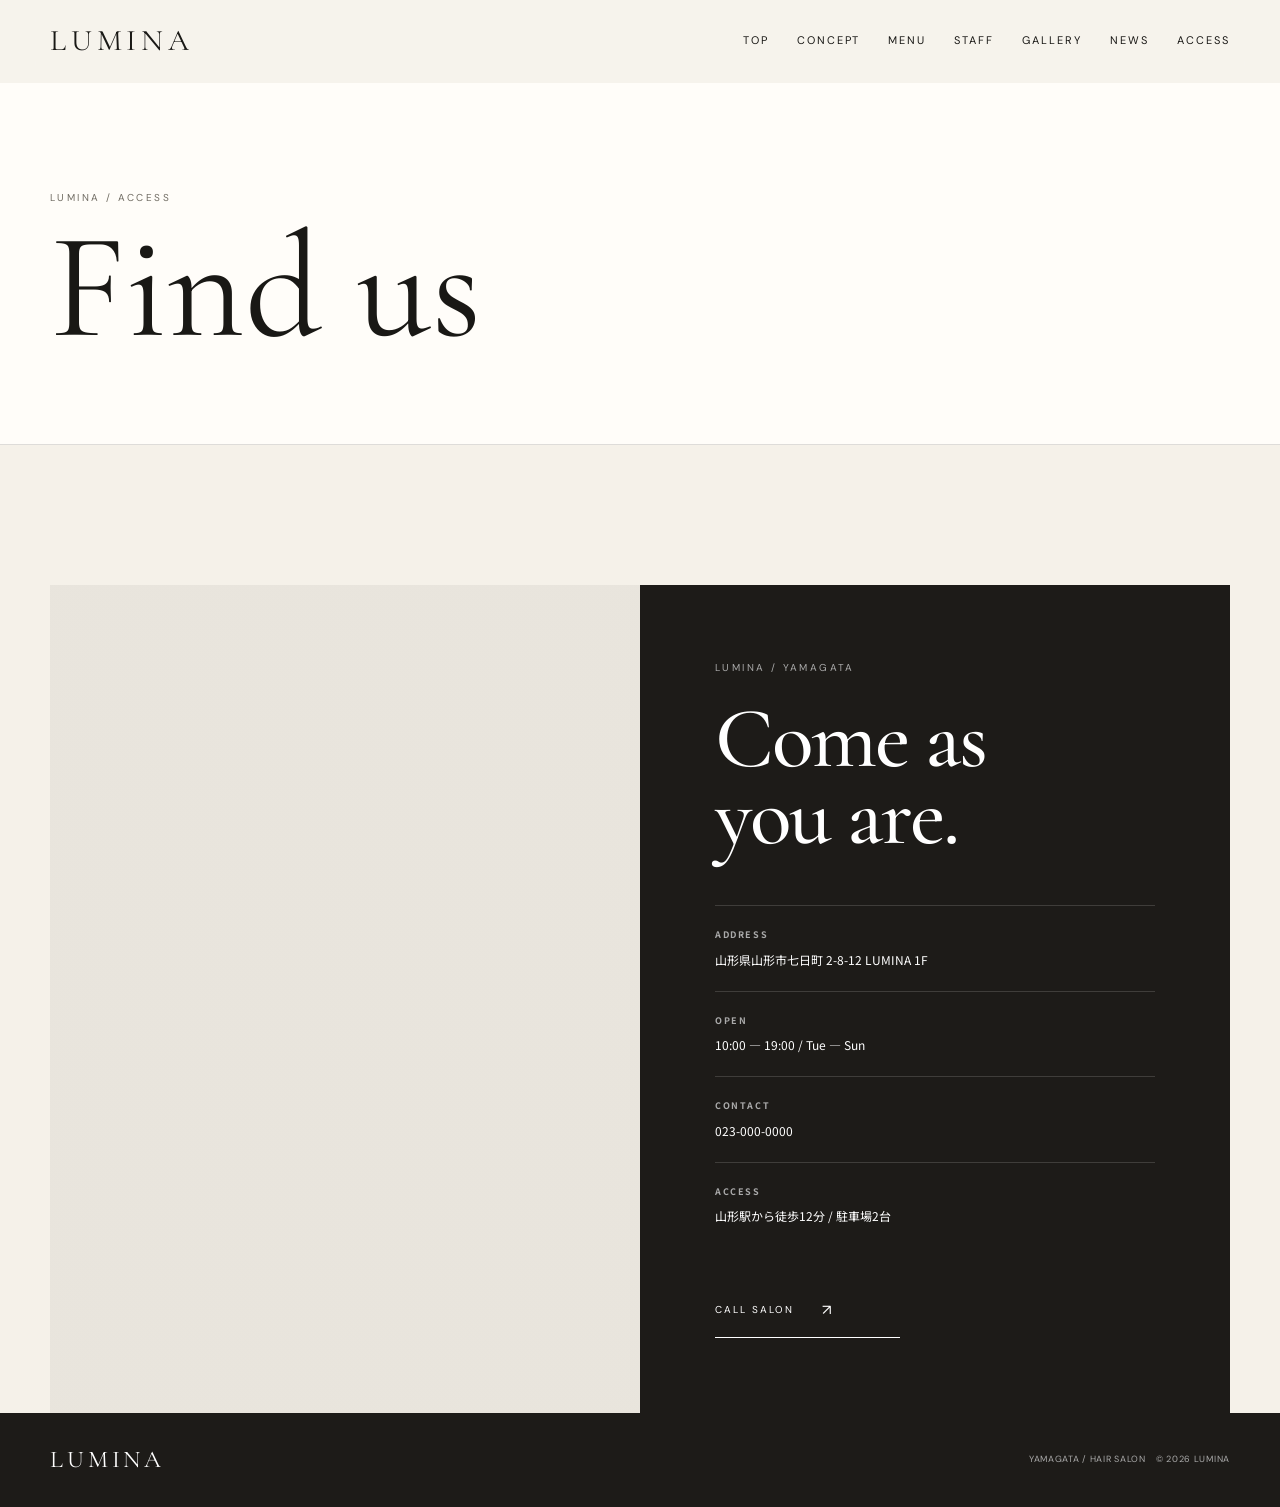
<file: access.html>
<!doctype html>
<html lang="ja">

<head>
    <meta charset="utf-8">
    <meta name="viewport" content="width=device-width,initial-scale=1">
    <meta name="description" content="LUMINA — 山形の小さなヘアサロン。髪と暮らしに寄り添う、静かな美容室。">
    <meta property="og:title" content="LUMINA hair salon">
    <meta property="og:description" content="Small salon, beautiful moments.">
    <meta property="og:type" content="website">
    <meta name="theme-color" content="#f5f1e9">
    <link rel="stylesheet" href="css/reset.css">
    <link rel="stylesheet" href="css/style.css">
    <title>ACCESS — LUMINA hair salon</title>
</head>

<body>
    <header class="header">
        <div class="container nav"><a class="logo" href="index.html">LUMINA</a><button class="menu-btn"
                aria-label="メニュー"><span></span></button>
            <nav class="nav-links"><a href="index.html">TOP</a><a href="concept.html">CONCEPT</a><a
                    href="menu.html">MENU</a><a href="staff.html">STAFF</a><a href="gallery.html">GALLERY</a><a
                    href="news.html">NEWS</a><a href="access.html">ACCESS</a></nav>
        </div>
    </header>
    <main>
        <section class="page-hero">
            <div class="container reveal">
                <p class="eyebrow">LUMINA / ACCESS</p>
                <h1 class="page-title">Find us</h1>
            </div>
        </section>
        <section class="section" style="padding-bottom:0">
            <div class="container">
                <div class="access-grid">
                    <div class="map reveal"></div>
                    <div class="access-copy reveal delay-1">
                        <p class="eyebrow" style="color:#aaa">LUMINA / YAMAGATA</p>
                        <h2 class="title" style="margin:25px 0 50px">Come as<br>you are.</h2>
                        <div class="detail"><strong>ADDRESS</strong>山形県山形市七日町 2-8-12 LUMINA 1F</div>
                        <div class="detail"><strong>OPEN</strong>10:00 — 19:00 / Tue — Sun</div>
                        <div class="detail"><strong>CONTACT</strong>023-000-0000</div>
                        <div class="detail"><strong>ACCESS</strong>山形駅から徒歩12分 / 駐車場2台</div><a class="btn"
                            href="tel:0230000000" style="margin-top:35px">Call salon</a>
                    </div>
                </div>
            </div>
        </section>
    </main>
    <footer>
        <div class="container footer-inner"><span class="logo">LUMINA</span><span>YAMAGATA / HAIR SALON　© <span
                    data-year></span> LUMINA</span></div>
    </footer>
    <script src="js/main.js"></script>
</body>

</html>
</file>
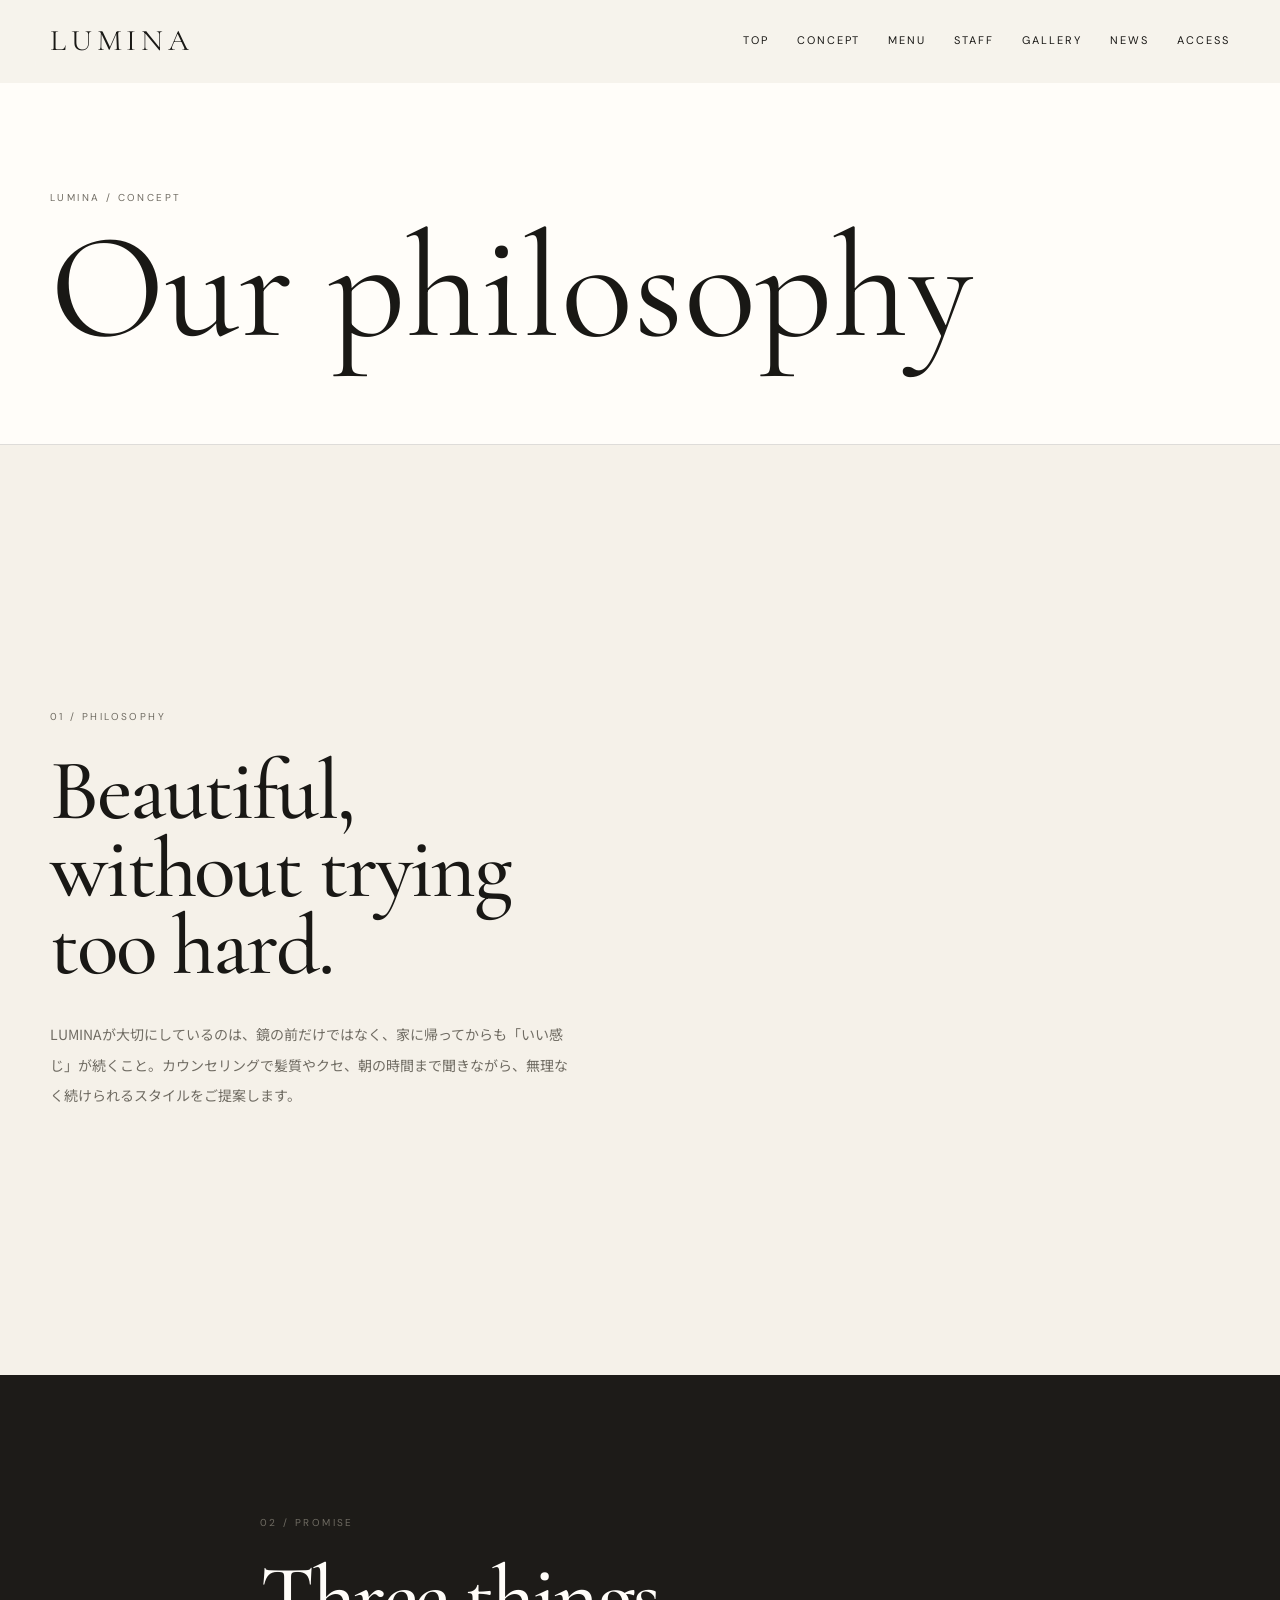
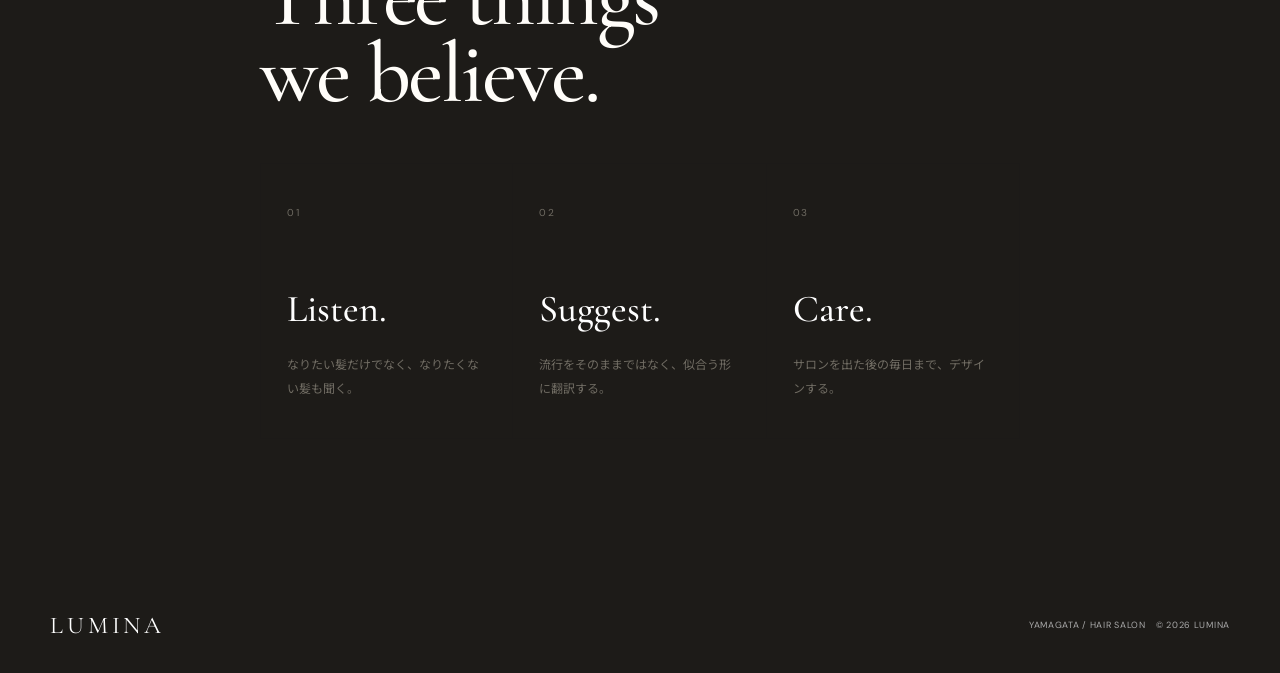
<file: concept.html>
<!doctype html>
<html lang="ja">

<head>
    <meta charset="utf-8">
    <meta name="viewport" content="width=device-width,initial-scale=1">
    <meta name="description" content="LUMINA — 山形の小さなヘアサロン。髪と暮らしに寄り添う、静かな美容室。">
    <meta property="og:title" content="LUMINA hair salon">
    <meta property="og:description" content="Small salon, beautiful moments.">
    <meta property="og:type" content="website">
    <meta name="theme-color" content="#f5f1e9">
    <link rel="stylesheet" href="css/reset.css">
    <link rel="stylesheet" href="css/style.css">
    <title>CONCEPT — LUMINA hair salon</title>
</head>

<body>
    <header class="header">
        <div class="container nav"><a class="logo" href="index.html">LUMINA</a><button class="menu-btn"
                aria-label="メニュー"><span></span></button>
            <nav class="nav-links"><a href="index.html">TOP</a><a href="concept.html">CONCEPT</a><a
                    href="menu.html">MENU</a><a href="staff.html">STAFF</a><a href="gallery.html">GALLERY</a><a
                    href="news.html">NEWS</a><a href="access.html">ACCESS</a></nav>
        </div>
    </header>
    <main>
        <section class="page-hero">
            <div class="container reveal">
                <p class="eyebrow">LUMINA / CONCEPT</p>
                <h1 class="page-title">Our philosophy</h1>
            </div>
        </section>
        <section class="section">
            <div class="container split">
                <div class="text-column reveal">
                    <p class="eyebrow">01 / Philosophy</p>
                    <h2 class="title" style="margin:28px 0 34px">Beautiful,<br>without trying too hard.</h2>
                    <p class="lead">
                        LUMINAが大切にしているのは、鏡の前だけではなく、家に帰ってからも「いい感じ」が続くこと。カウンセリングで髪質やクセ、朝の時間まで聞きながら、無理なく続けられるスタイルをご提案します。
                    </p>
                </div>
                <div class="editorial-img img-2 reveal delay-1"></div>
            </div>
        </section>
        <section class="section section-dark">
            <div class="container narrow reveal">
                <p class="eyebrow">02 / Promise</p>
                <h2 class="title" style="margin:28px 0 50px">Three things<br>we believe.</h2>
                <div class="cards">
                    <article class="card"><span class="card-num">01</span>
                        <h3>Listen.</h3>
                        <p>なりたい髪だけでなく、なりたくない髪も聞く。</p>
                    </article>
                    <article class="card"><span class="card-num">02</span>
                        <h3>Suggest.</h3>
                        <p>流行をそのままではなく、似合う形に翻訳する。</p>
                    </article>
                    <article class="card"><span class="card-num">03</span>
                        <h3>Care.</h3>
                        <p>サロンを出た後の毎日まで、デザインする。</p>
                    </article>
                </div>
            </div>
        </section>
    </main>
    <footer>
        <div class="container footer-inner"><span class="logo">LUMINA</span><span>YAMAGATA / HAIR SALON　© <span
                    data-year></span> LUMINA</span></div>
    </footer>
    <script src="js/main.js"></script>
</body>

</html>
</file>
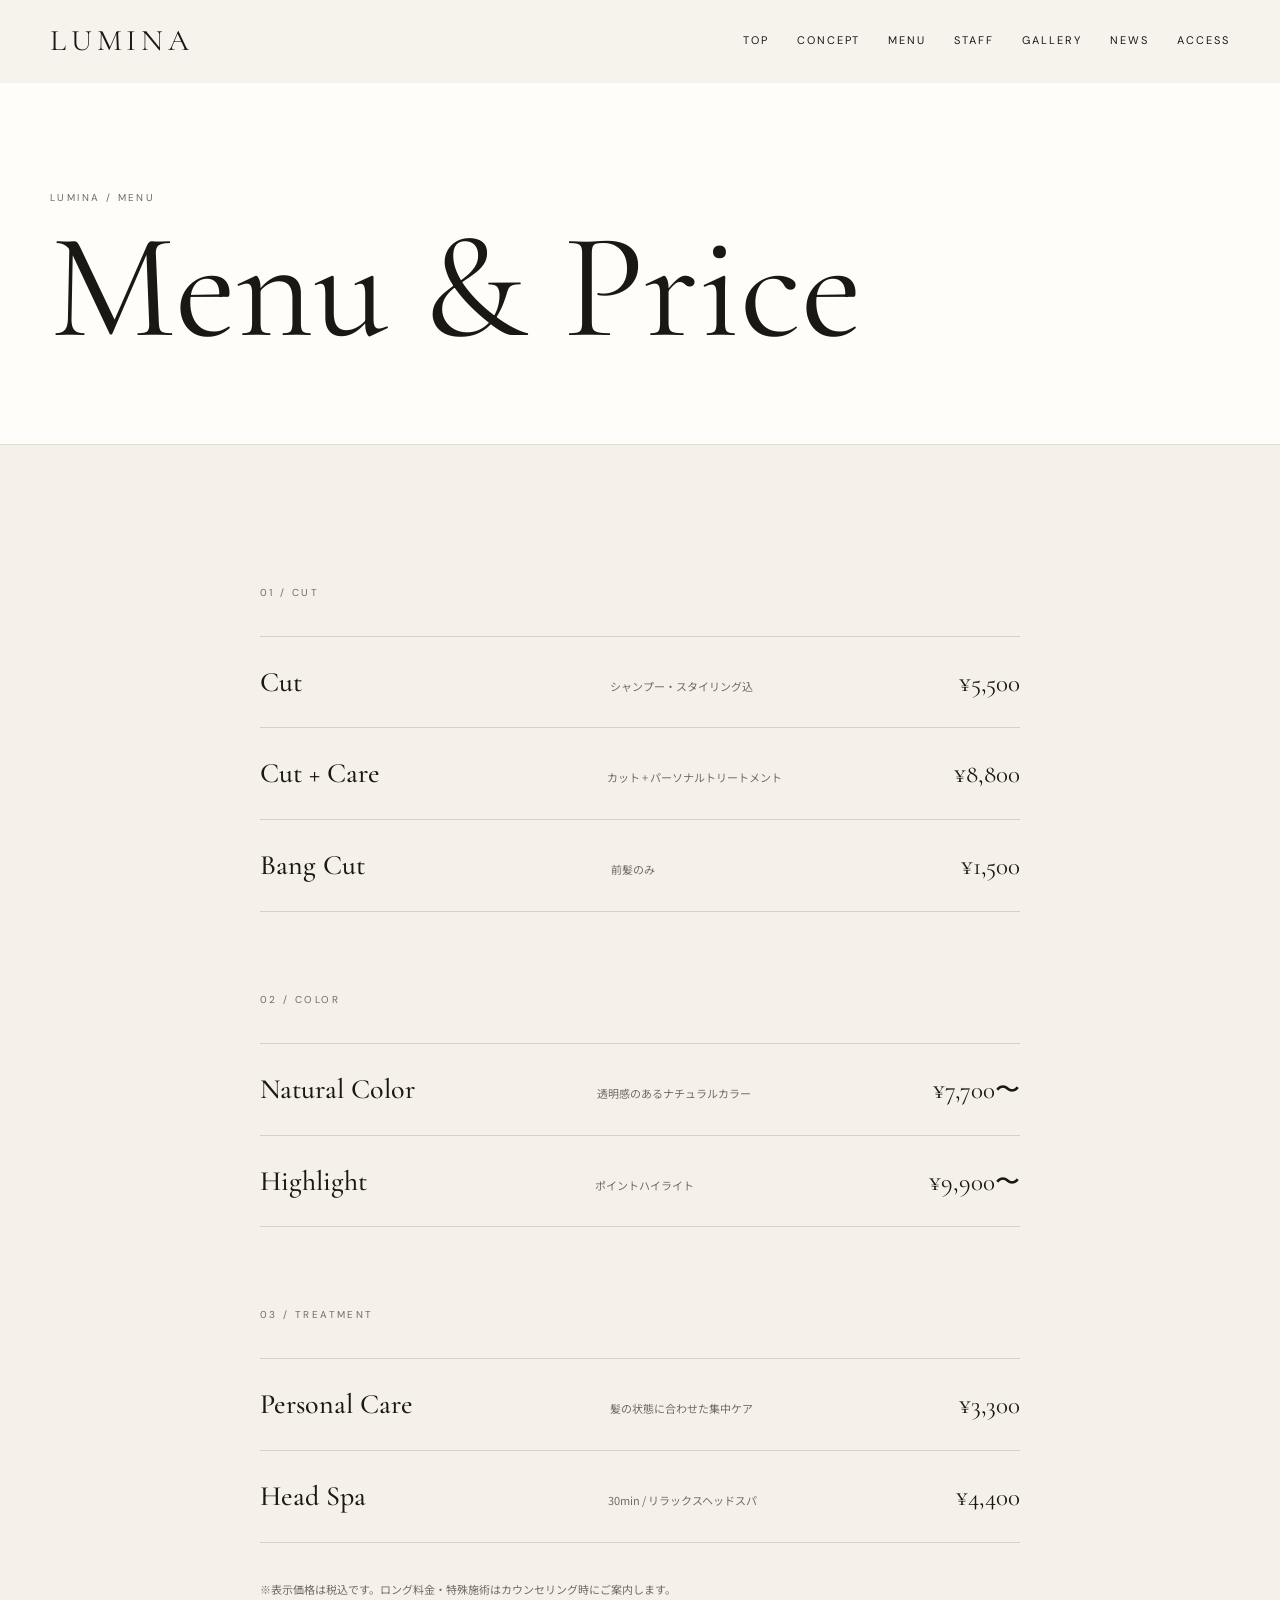
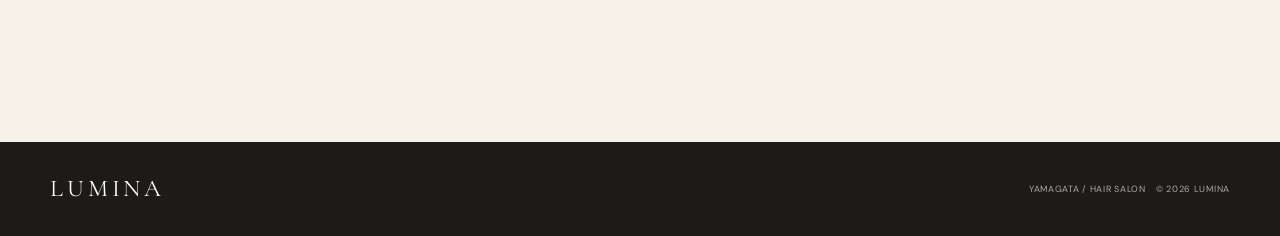
<file: menu.html>
<!doctype html>
<html lang="ja">

<head>
    <meta charset="utf-8">
    <meta name="viewport" content="width=device-width,initial-scale=1">
    <meta name="description" content="LUMINA — 山形の小さなヘアサロン。髪と暮らしに寄り添う、静かな美容室。">
    <meta property="og:title" content="LUMINA hair salon">
    <meta property="og:description" content="Small salon, beautiful moments.">
    <meta property="og:type" content="website">
    <meta name="theme-color" content="#f5f1e9">
    <link rel="stylesheet" href="css/reset.css">
    <link rel="stylesheet" href="css/style.css">
    <title>MENU — LUMINA hair salon</title>
</head>

<body>
    <header class="header">
        <div class="container nav"><a class="logo" href="index.html">LUMINA</a><button class="menu-btn"
                aria-label="メニュー"><span></span></button>
            <nav class="nav-links"><a href="index.html">TOP</a><a href="concept.html">CONCEPT</a><a
                    href="menu.html">MENU</a><a href="staff.html">STAFF</a><a href="gallery.html">GALLERY</a><a
                    href="news.html">NEWS</a><a href="access.html">ACCESS</a></nav>
        </div>
    </header>
    <main>
        <section class="page-hero">
            <div class="container reveal">
                <p class="eyebrow">LUMINA / MENU</p>
                <h1 class="page-title">Menu & Price</h1>
            </div>
        </section>
        <section class="section">
            <div class="container narrow reveal">
                <p class="eyebrow">01 / Cut</p>
                <div class="price-list" style="margin-top:35px">
                    <div class="price-row">
                        <h3>Cut</h3>
                        <p>シャンプー・スタイリング込</p><span class="price">¥5,500</span>
                    </div>
                    <div class="price-row">
                        <h3>Cut + Care</h3>
                        <p>カット + パーソナルトリートメント</p><span class="price">¥8,800</span>
                    </div>
                    <div class="price-row">
                        <h3>Bang Cut</h3>
                        <p>前髪のみ</p><span class="price">¥1,500</span>
                    </div>
                </div>
                <p class="eyebrow" style="margin-top:80px">02 / Color</p>
                <div class="price-list" style="margin-top:35px">
                    <div class="price-row">
                        <h3>Natural Color</h3>
                        <p>透明感のあるナチュラルカラー</p><span class="price">¥7,700〜</span>
                    </div>
                    <div class="price-row">
                        <h3>Highlight</h3>
                        <p>ポイントハイライト</p><span class="price">¥9,900〜</span>
                    </div>
                </div>
                <p class="eyebrow" style="margin-top:80px">03 / Treatment</p>
                <div class="price-list" style="margin-top:35px">
                    <div class="price-row">
                        <h3>Personal Care</h3>
                        <p>髪の状態に合わせた集中ケア</p><span class="price">¥3,300</span>
                    </div>
                    <div class="price-row">
                        <h3>Head Spa</h3>
                        <p>30min / リラックスヘッドスパ</p><span class="price">¥4,400</span>
                    </div>
                </div>
                <p class="lead" style="margin-top:35px;font-size:11px">※表示価格は税込です。ロング料金・特殊施術はカウンセリング時にご案内します。</p>
            </div>
        </section>
    </main>
    <footer>
        <div class="container footer-inner"><span class="logo">LUMINA</span><span>YAMAGATA / HAIR SALON　© <span
                    data-year></span> LUMINA</span></div>
    </footer>
    <script src="js/main.js"></script>
</body>

</html>
</file>
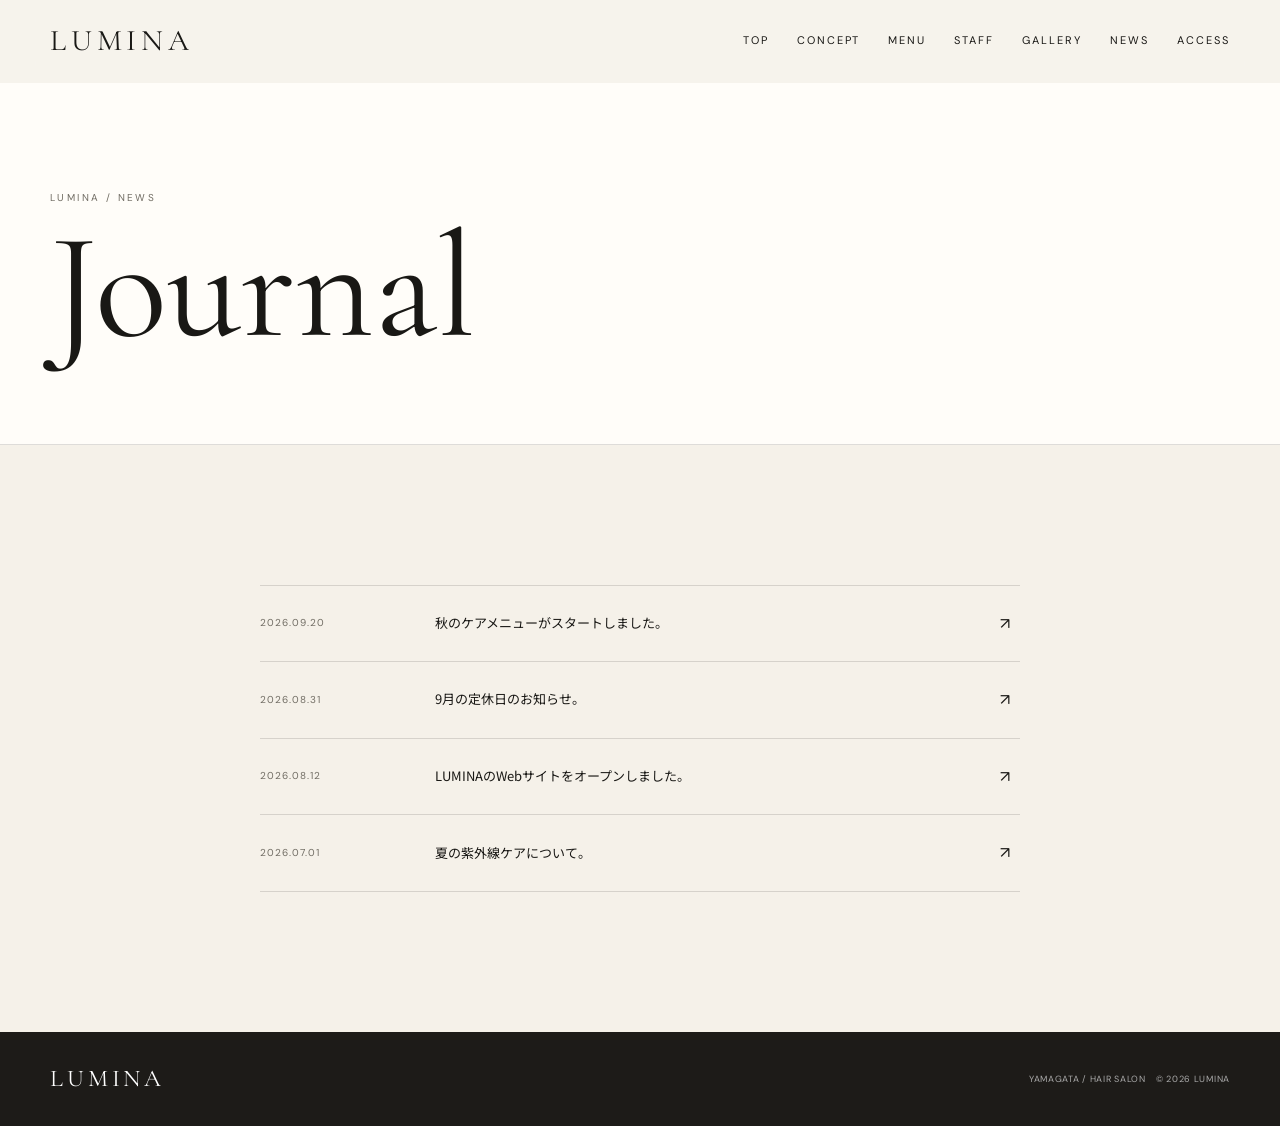
<file: news.html>
<!doctype html>
<html lang="ja">

<head>
    <meta charset="utf-8">
    <meta name="viewport" content="width=device-width,initial-scale=1">
    <meta name="description" content="LUMINA — 山形の小さなヘアサロン。髪と暮らしに寄り添う、静かな美容室。">
    <meta property="og:title" content="LUMINA hair salon">
    <meta property="og:description" content="Small salon, beautiful moments.">
    <meta property="og:type" content="website">
    <meta name="theme-color" content="#f5f1e9">
    <link rel="stylesheet" href="css/reset.css">
    <link rel="stylesheet" href="css/style.css">
    <title>NEWS — LUMINA hair salon</title>
</head>

<body>
    <header class="header">
        <div class="container nav">
            <a class="logo" href="index.html">LUMINA</a>
            <button class="menu-btn" aria-label="メニュー"><span></span></button>
            <nav class="nav-links">
                <a href="index.html">TOP</a>
                <a href="concept.html">CONCEPT</a>
                <a href="menu.html">MENU</a>
                <a href="staff.html">STAFF</a>
                <a href="gallery.html">GALLERY</a>
                <a href="news.html">NEWS</a>
                <a href="access.html">ACCESS</a>
            </nav>
        </div>
    </header>
    <main>
        <section class="page-hero">
            <div class="container reveal">
                <p class="eyebrow">LUMINA / NEWS</p>
                <h1 class="page-title">Journal</h1>
            </div>
        </section>
        <section class="section">
            <div class="container narrow reveal">
                <div class="news-list">
                    <a class="news-item" href="#" 
                        data-date="2026.09.20" 
                        data-title="秋のケアメニューがスタートしました。" 
                        data-content="今年の秋は、夏の紫外線でダメージを受けた髪と頭皮を集中ケアする新メニューをご用意しました。ぜひお試しください。">
                        <time class="news-date">2026.09.20</time>
                        <span class="news-title">秋のケアメニューがスタートしました。</span>
                        <span class="news-arrow">↗</span>
                    </a>

                    <a class="news-item" href="#" 
                        data-date="2026.08.31" 
                        data-title="9月の定休日のお知らせ。" 
                        data-content="平素は格別のご愛顧を賜り、厚く御礼申し上げます。9月の定休日は毎週月曜日および第3火曜日となります。">
                        <time class="news-date">2026.08.31</time>
                        <span class="news-title">9月の定休日のお知らせ。</span>
                        <span class="news-arrow">↗</span>
                    </a>

                    <a class="news-item" href="#" 
                        data-date="2026.08.12" 
                        data-title="LUMINAのWebサイトをオープンしました。" 
                        data-content="この度、LUMINAの公式Webサイトをオープンいたしました。サロンの情報やスタイル、ニュースなどを随時発信してまいります。">
                        <time class="news-date">2026.08.12</time>
                        <span class="news-title">LUMINAのWebサイトをオープンしました。</span>
                        <span class="news-arrow">↗</span>
                    </a>

                    <a class="news-item" href="#" 
                        data-date="2026.07.01" 
                        data-title="夏の紫外線ケアについて。" 
                        data-content="夏場は強い紫外線によって髪や頭皮が大きなダメージを受けます。サロンでのトリートメントや日傘・帽子での対策をおすすめします。">
                        <time class="news-date">2026.07.01</time>
                        <span class="news-title">夏の紫外線ケアについて。</span>
                        <span class="news-arrow">↗</span>
                    </a>
                </div>

                <!-- ポップアップ（モーダル）のHTML -->
                <div id="news-modal" class="modal">
                <div class="modal-content">
                    <button id="modal-close" class="modal-close">&times;</button>
                    <time id="modal-date" class="modal-date"></time>
                    <h2 id="modal-title" class="modal-title"></h2>
                    <div id="modal-body" class="modal-body"></div>
                </div>
                </div>
            </div>
        </section>
    </main>
    <footer>
        <div class="container footer-inner"><span class="logo">LUMINA</span><span>YAMAGATA / HAIR SALON　© <span
                    data-year></span> LUMINA</span></div>
    </footer>
    <script src="js/main.js">
        
    </script>
</body>

</html>
</file>
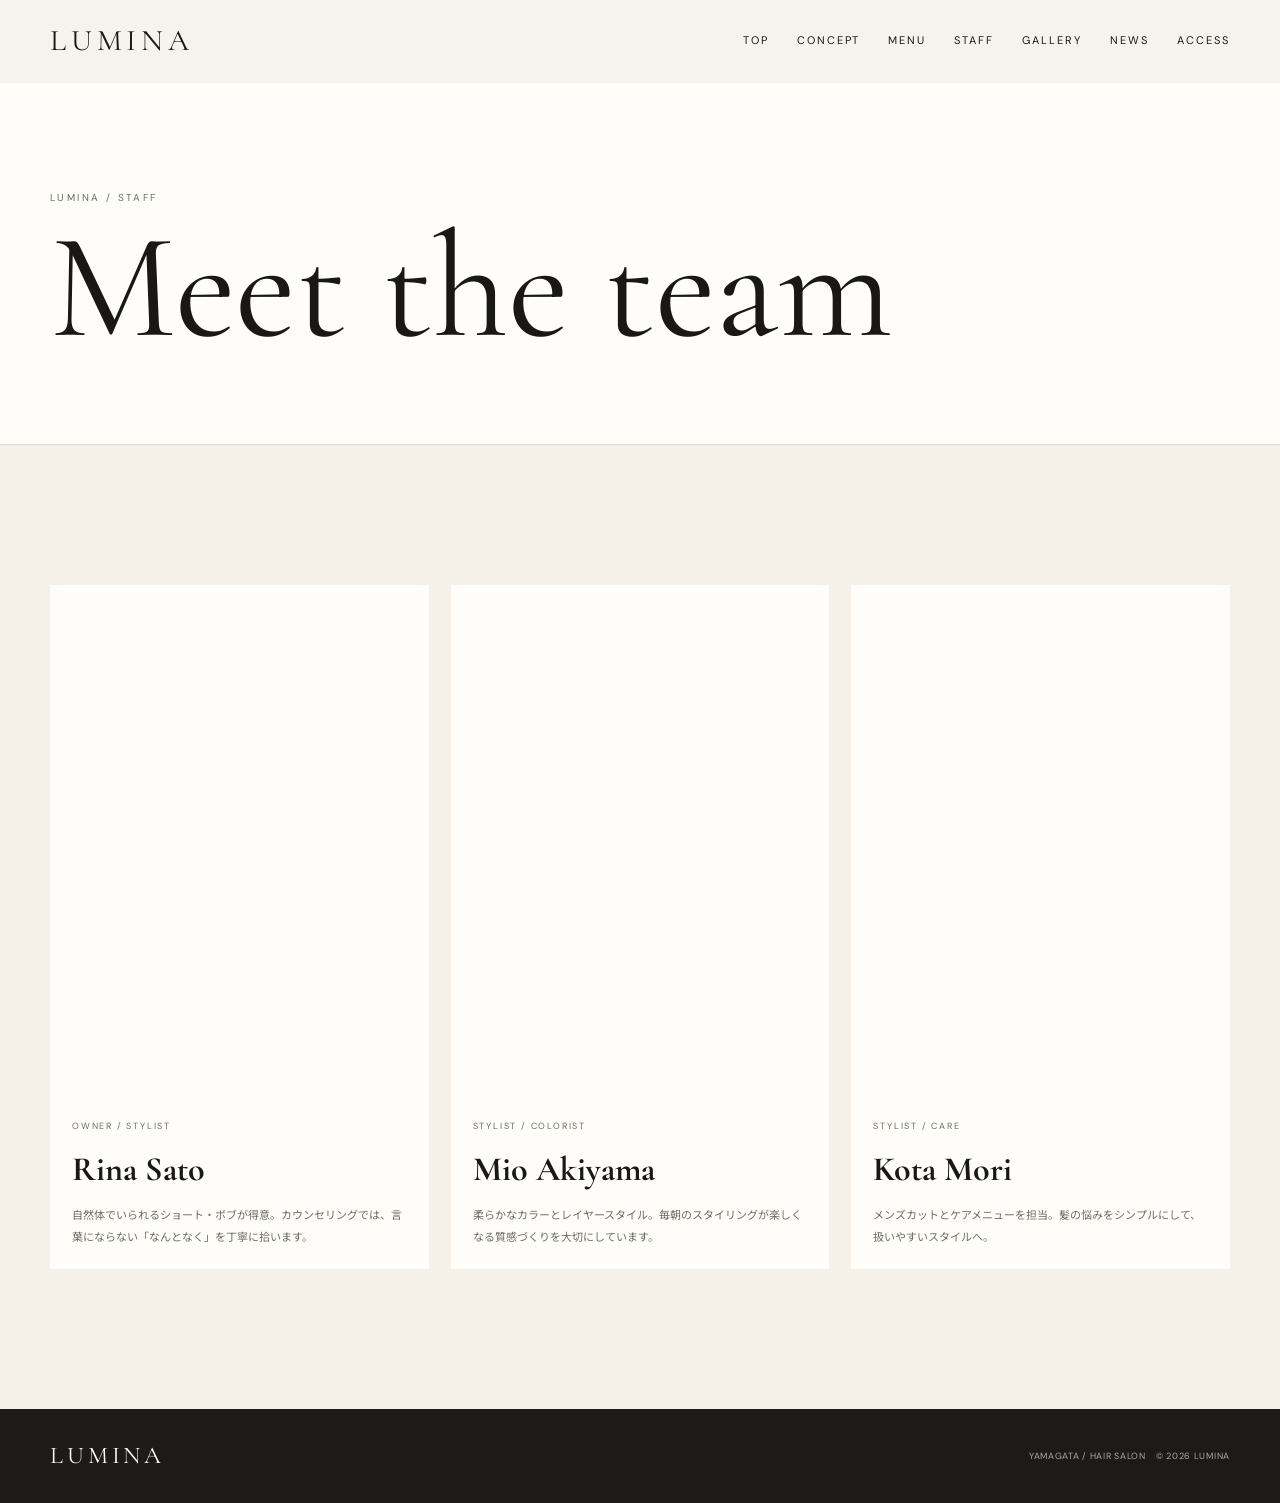
<file: staff.html>
<!doctype html>
<html lang="ja">

<head>
    <meta charset="utf-8">
    <meta name="viewport" content="width=device-width,initial-scale=1">
    <meta name="description" content="LUMINA — 山形の小さなヘアサロン。髪と暮らしに寄り添う、静かな美容室。">
    <meta property="og:title" content="LUMINA hair salon">
    <meta property="og:description" content="Small salon, beautiful moments.">
    <meta property="og:type" content="website">
    <meta name="theme-color" content="#f5f1e9">
    <link rel="stylesheet" href="css/reset.css">
    <link rel="stylesheet" href="css/style.css">
    <title>STAFF — LUMINA hair salon</title>
</head>

<body>
    <header class="header">
        <div class="container nav"><a class="logo" href="index.html">LUMINA</a><button class="menu-btn"
                aria-label="メニュー"><span></span></button>
            <nav class="nav-links"><a href="index.html">TOP</a><a href="concept.html">CONCEPT</a><a
                    href="menu.html">MENU</a><a href="staff.html">STAFF</a><a href="gallery.html">GALLERY</a><a
                    href="news.html">NEWS</a><a href="access.html">ACCESS</a></nav>
        </div>
    </header>
    <main>
        <section class="page-hero">
            <div class="container reveal">
                <p class="eyebrow">LUMINA / STAFF</p>
                <h1 class="page-title">Meet the team</h1>
            </div>
        </section>
        <section class="section">
            <div class="container">
                <div class="staff-grid">
                    <article class="staff-card reveal">
                        <div class="staff-photo"
                            style="background-image:url('https://images.unsplash.com/photo-1595152772835-219674b2a8a6?auto=format&fit=crop&w=900&q=85')">
                        </div>
                        <div class="staff-info"><span class="staff-role">OWNER / STYLIST</span>
                            <h3 class="staff-name">Rina Sato</h3>
                            <p class="staff-copy">自然体でいられるショート・ボブが得意。カウンセリングでは、言葉にならない「なんとなく」を丁寧に拾います。</p>
                        </div>
                    </article>
                    <article class="staff-card reveal delay-1">
                        <div class="staff-photo"
                            style="background-image:url('https://images.unsplash.com/photo-1616683693504-3ea7e9ad6fec?auto=format&fit=crop&w=900&q=85')">
                        </div>
                        <div class="staff-info"><span class="staff-role">STYLIST / COLORIST</span>
                            <h3 class="staff-name">Mio Akiyama</h3>
                            <p class="staff-copy">柔らかなカラーとレイヤースタイル。毎朝のスタイリングが楽しくなる質感づくりを大切にしています。</p>
                        </div>
                    </article>
                    <article class="staff-card reveal delay-2">
                        <div class="staff-photo"
                            style="background-image:url('https://images.unsplash.com/photo-1560250097-0b93528c311a?auto=format&fit=crop&w=900&q=85')">
                        </div>
                        <div class="staff-info"><span class="staff-role">STYLIST / CARE</span>
                            <h3 class="staff-name">Kota Mori</h3>
                            <p class="staff-copy">メンズカットとケアメニューを担当。髪の悩みをシンプルにして、扱いやすいスタイルへ。</p>
                        </div>
                    </article>
                </div>
            </div>
        </section>
    </main>
    <footer>
        <div class="container footer-inner"><span class="logo">LUMINA</span><span>YAMAGATA / HAIR SALON　© <span
                    data-year></span> LUMINA</span></div>
    </footer>
    <script src="js/main.js"></script>
</body>

</html>
</file>
<file: css/style.css>
@import url('https://fonts.googleapis.com/css2?family=Cormorant+Garamond:wght@400;500;600;700&family=DM+Sans:wght@400;500;600&family=Noto+Sans+JP:wght@400;500;700&display=swap');

:root {
    --ink: #191815;
    --muted: #706c63;
    --paper: #f5f1e9;
    --white: #fffdf9;
    --line: rgba(25, 24, 21, .14);
    --accent: #9a684d;
    --dark: #1d1b18;
    --serif: 'Cormorant Garamond', serif;
    --sans: 'DM Sans', 'Noto Sans JP', sans-serif;
    --jp: 'Noto Sans JP', sans-serif;
    --ease: cubic-bezier(.2, .75, .25, 1)
}

body {
    background: var(--paper);
    color: var(--ink);
    font-family: var(--sans)
}

::selection {
    background: var(--ink);
    color: var(--paper)
}

.container {
    width: min(1180px, calc(100% - 48px));
    margin: auto
}

.narrow {
    width: min(760px, calc(100% - 48px));
    margin: auto
}

.serif {
    font-family: var(--serif)
}

.header {
    position: fixed;
    inset: 0 0 auto;
    z-index: 100;
    background: rgba(245, 241, 233, .82);
    backdrop-filter: blur(16px);
    border-bottom: 1px solid transparent;
    transition: .35s var(--ease)
}

.header.scrolled {
    border-color: var(--line);
    box-shadow: 0 8px 30px rgba(20, 18, 15, .04)
}

.nav {
    height: 82px;
    display: flex;
    align-items: center;
    justify-content: space-between
}

.logo {
    font-family: var(--serif);
    font-size: 30px;
    letter-spacing: .16em;
    line-height: 1
}

.nav-links {
    display: flex;
    align-items: center;
    gap: 28px;
    font-size: 11px;
    letter-spacing: .18em
}

.nav-links a {
    position: relative;
    padding: 8px 0
}

.nav-links a::after {
    content: '';
    position: absolute;
    left: 0;
    bottom: 2px;
    width: 0;
    height: 1px;
    background: currentColor;
    transition: .35s
}

.nav-links a:hover::after,
.nav-links a[aria-current="page"]::after {
    width: 100%
}

.menu-btn {
    display: none;
    width: 44px;
    height: 44px
}

.menu-btn span,
.menu-btn::before,
.menu-btn::after {
    content: '';
    display: block;
    width: 22px;
    height: 1px;
    background: var(--ink);
    margin: 5px auto;
    transition: .3s
}

.eyebrow {
    font-size: 10px;
    letter-spacing: .24em;
    text-transform: uppercase;
    color: var(--muted)
}

.hero {
    min-height: 100svh;
    position: relative;
    display: grid;
    place-items: center;
    overflow: hidden;
    background: #e8e0d5
}

.hero-media {
    position: absolute;
    inset: 0;
    background: linear-gradient(90deg, rgba(24, 22, 19, .48), rgba(24, 22, 19, .05)), url('https://images.unsplash.com/photo-1521590832167-7bcbfaa6381f?auto=format&fit=crop&w=2200&q=85') center/cover;
    transform: scale(1.04);
    animation: heroZoom 12s ease-out forwards
}

.hero::after {
    content: '';
    position: absolute;
    inset: 0;
    background: linear-gradient(180deg, rgba(0, 0, 0, .08), transparent 40%, rgba(0, 0, 0, .2))
}

.hero-content {
    position: relative;
    z-index: 2;
    color: #fff;
    max-width: 1180px;
    width: min(1180px, calc(100% - 48px));
    padding-top: 90px
}

.hero .eyebrow {
    color: rgba(255, 255, 255, .72)
}

.hero-title {
    font-family: var(--serif);
    font-size: clamp(92px, 18vw, 220px);
    font-weight: 400;
    line-height: .72;
    letter-spacing: .04em;
    margin: 28px 0 34px
}

.hero-sub {
    font-family: var(--jp);
    font-size: 14px;
    letter-spacing: .14em;
    margin-bottom: 34px
}

.hero-scroll {
    position: absolute;
    right: 48px;
    bottom: 44px;
    z-index: 3;
    color: #fff;
    font-size: 9px;
    letter-spacing: .25em;
    writing-mode: vertical-rl
}

.hero-scroll::after {
    content: '';
    display: block;
    width: 1px;
    height: 65px;
    background: rgba(255, 255, 255, .7);
    margin: 14px auto 0
}

.btn {
    display: inline-flex;
    align-items: center;
    gap: 28px;
    min-width: 185px;
    padding: 15px 0;
    border-bottom: 1px solid currentColor;
    font-size: 10px;
    letter-spacing: .2em;
    text-transform: uppercase;
    transition: .35s
}

.btn::after {
    content: '↗';
    font-size: 15px;
    transition: .35s
}

.btn:hover {
    padding-left: 8px
}

.btn:hover::after {
    transform: translate(5px, -5px)
}

.section {
    padding: 140px 0
}

.section-sm {
    padding: 95px 0
}

.section-dark {
    background: var(--dark);
    color: var(--white)
}

.section-head {
    display: flex;
    justify-content: space-between;
    align-items: end;
    gap: 30px;
    margin-bottom: 60px
}

.title {
    font-family: var(--serif);
    font-weight: 500;
    font-size: clamp(48px, 7vw, 86px);
    line-height: .9;
    letter-spacing: -.025em
}

.lead {
    font-family: var(--jp);
    color: var(--muted);
    font-size: 14px;
    line-height: 2.15
}

.text-column {
    max-width: 530px
}

.split {
    display: grid;
    grid-template-columns: 1fr 1fr;
    gap: clamp(50px, 9vw, 150px);
    align-items: center
}

.editorial-img {
    min-height: 650px;
    background-position: center;
    background-size: cover
}

.img-1 {
    background-image: url('https://images.unsplash.com/photo-1560066984-138dadb4c035?auto=format&fit=crop&w=1200&q=85')
}

.img-2 {
    background-image: url('https://images.unsplash.com/photo-1595476108010-b4d1f102b1b1?auto=format&fit=crop&w=1200&q=85')
}

.marquee {
    overflow: hidden;
    border-block: 1px solid var(--line);
    white-space: nowrap;
    padding: 17px 0
}

.marquee-track {
    display: inline-flex;
    animation: marquee 28s linear infinite
}

.marquee span {
    font-family: var(--serif);
    font-size: 22px;
    letter-spacing: .08em;
    padding: 0 35px
}

.marquee span::after {
    content: '✦';
    font-family: var(--sans);
    font-size: 10px;
    margin-left: 70px
}

.cards {
    display: grid;
    grid-template-columns: repeat(3, 1fr);
    border-top: 1px solid var(--line)
}

.card {
    padding: 34px 26px 38px;
    border-right: 1px solid var(--line);
    border-bottom: 1px solid var(--line);
    transition: .4s var(--ease)
}

.card:first-child {
    border-left: 1px solid var(--line)
}

.card:hover {
    background: var(--white);
    transform: translateY(-6px)
}

.card-num {
    font-size: 10px;
    color: var(--muted);
    letter-spacing: .18em
}

.card h3 {
    font-family: var(--serif);
    font-size: 38px;
    font-weight: 500;
    margin: 55px 0 12px
}

.card p {
    font-family: var(--jp);
    font-size: 12px;
    color: var(--muted);
    line-height: 2
}

.lookbook {
    display: grid;
    grid-template-columns: 1.05fr .95fr;
    gap: 16px
}

.look {
    overflow: hidden;
    position: relative;
    background: #ddd
}

.look img {
    width: 100%;
    height: 100%;
    object-fit: cover;
    transition: 1s var(--ease)
}

.look:hover img {
    transform: scale(1.045)
}

.look.large {
    height: 720px
}

.look.small {
    height: 348px
}

.look-stack {
    display: grid;
    gap: 16px
}

.look-caption {
    position: absolute;
    left: 22px;
    bottom: 18px;
    color: #fff;
    font-size: 9px;
    letter-spacing: .18em;
    text-transform: uppercase;
    text-shadow: 0 2px 12px rgba(0, 0, 0, .3)
}

.quote {
    font-family: var(--serif);
    font-size: clamp(34px, 5vw, 64px);
    line-height: 1.05;
    max-width: 920px
}

.quote-mark {
    font-size: 120px;
    line-height: .4;
    color: var(--accent);
    display: block;
    margin-bottom: 20px
}

.cta {
    padding: 120px 0;
    background: var(--accent);
    color: #fff
}

.cta .title {
    font-size: clamp(56px, 9vw, 120px);
    max-width: 950px;
    margin: 25px 0 45px
}

.cta .btn {
    color: #fff
}

.page-hero {
    padding: 190px 0 100px;
    background: var(--white);
    border-bottom: 1px solid var(--line)
}

.page-title {
    font-family: var(--serif);
    font-size: clamp(72px, 12vw, 150px);
    font-weight: 400;
    line-height: .75;
    margin-top: 25px
}

.price-list {
    border-top: 1px solid var(--line)
}

.price-row {
    display: grid;
    grid-template-columns: 1fr 1fr auto;
    gap: 20px;
    padding: 23px 0;
    border-bottom: 1px solid var(--line);
    align-items: baseline
}

.price-row h3 {
    font-family: var(--serif);
    font-size: 28px;
    font-weight: 500
}

.price-row p {
    font-family: var(--jp);
    font-size: 11px;
    color: var(--muted)
}

.price {
    font-family: var(--serif);
    font-size: 25px
}

.staff-grid {
    display: grid;
    grid-template-columns: repeat(3, 1fr);
    gap: 22px
}

.staff-card {
    background: var(--white)
}

.staff-photo {
    aspect-ratio: 3/4;
    background-size: cover;
    background-position: center;
    filter: saturate(.75)
}

.staff-info {
    padding: 22px
}

.staff-role {
    font-size: 9px;
    letter-spacing: .2em;
    color: var(--muted)
}

.staff-name {
    font-family: var(--serif);
    font-size: 34px;
    margin: 6px 0
}

.staff-copy {
    font-family: var(--jp);
    font-size: 11px;
    color: var(--muted);
    line-height: 2
}

.gallery-grid {
    columns: 3 260px;
    column-gap: 16px
}

.gallery-item {
    break-inside: avoid;
    margin-bottom: 16px;
    overflow: hidden
}

.gallery-item img {
    width: 100%;
    transition: .8s var(--ease)
}

.gallery-item:hover img {
    transform: scale(1.025)
}

.news-list {
    border-top: 1px solid var(--line)
}

.news-item {
    display: grid;
    grid-template-columns: 150px 1fr 20px;
    gap: 25px;
    padding: 25px 0;
    border-bottom: 1px solid var(--line);
    align-items: center
}

.news-date {
    font-size: 10px;
    color: var(--muted);
    letter-spacing: .1em
}

.news-title {
    font-family: var(--jp);
    font-size: 13px
}

.news-arrow {
    transition: .3s
}

.news-item:hover .news-arrow {
    transform: translate(4px, -4px)
}

.access-grid {
    display: grid;
    grid-template-columns: 1fr 1fr
}

.map {
    min-height: 580px;
    background: linear-gradient(rgba(30, 28, 24, .06), rgba(30, 28, 24, .06)), url('https://images.unsplash.com/photo-1558618666-fcd25c85cd64?auto=format&fit=crop&w=1400&q=80') center/cover;
    filter: grayscale(1)
}

.access-copy {
    background: var(--dark);
    color: #fff;
    padding: 75px
}

.detail {
    padding: 22px 0;
    border-top: 1px solid rgba(255, 255, 255, .15);
    font-family: var(--jp);
    font-size: 12px
}

.detail strong {
    display: block;
    font-size: 9px;
    letter-spacing: .18em;
    color: #aaa;
    margin-bottom: 7px
}

.reveal {
    opacity: 0;
    transform: translateY(30px);
    transition: opacity .9s var(--ease), transform .9s var(--ease)
}

.reveal.is-visible {
    opacity: 1;
    transform: none
}

.delay-1 {
    transition-delay: .12s
}

.delay-2 {
    transition-delay: .24s
}

.delay-3 {
    transition-delay: .36s
}

footer {
    padding: 35px 0;
    background: var(--dark);
    color: #aaa
}

.footer-inner {
    display: flex;
    justify-content: space-between;
    align-items: center;
    font-size: 9px;
    letter-spacing: .08em
}

.footer-inner .logo {
    color: #fff;
    font-size: 24px
}

@keyframes heroZoom {
    to {
        transform: scale(1)
    }
}

@keyframes marquee {
    to {
        transform: translateX(-50%)
    }
}

@media(max-width:850px) {
    .container {
        width: min(100% - 32px, 650px)
    }

    .nav {
        height: 70px
    }

    .nav-links {
        position: fixed;
        inset: 70px 0 auto;
        background: rgba(245, 241, 233, .98);
        display: grid;
        place-content: center;
        gap: 24px;
        text-align: center;
        padding: 35px;
        transform: translateY(-140%);
        transition: .45s var(--ease);
        border-bottom: 1px solid var(--line)
    }

    .nav-links.open {
        transform: none
    }

    .nav-links a {
        font-size: 12px
    }

    .menu-btn {
        display: block
    }

    .menu-btn.active span {
        opacity: 0
    }

    .menu-btn.active::before {
        transform: translateY(6px) rotate(45deg)
    }

    .menu-btn.active::after {
        transform: translateY(-6px) rotate(-45deg)
    }

    .hero-content {
        width: min(100% - 32px)
    }

    .hero-title {
        font-size: clamp(80px, 24vw, 150px)
    }

    .hero-scroll {
        right: 18px
    }

    .section {
        padding: 90px 0
    }

    .section-head {
        display: block;
        margin-bottom: 40px
    }

    .section-head .lead {
        margin-top: 25px
    }

    .split,
    .access-grid {
        grid-template-columns: 1fr
    }

    .editorial-img {
        min-height: 500px
    }

    .cards {
        grid-template-columns: 1fr
    }

    .card,
    .card:first-child {
        border-left: 1px solid var(--line)
    }

    .lookbook {
        grid-template-columns: 1fr
    }

    .look.large,
    .look.small {
        height: auto;
        aspect-ratio: 4/5
    }

    .look-stack {
        grid-template-columns: 1fr 1fr
    }

    .price-row {
        grid-template-columns: 1fr auto
    }

    .price-row p {
        grid-column: 1/-1;
        grid-row: 2
    }

    .staff-grid {
        grid-template-columns: 1fr 1fr
    }

    .access-copy {
        padding: 50px 28px
    }

    .map {
        min-height: 400px
    }

    .news-item {
        grid-template-columns: 100px 1fr 15px
    }

    .page-hero {
        padding: 145px 0 80px
    }

    .footer-inner {
        display: block
    }

    .footer-inner span {
        display: block;
        margin-top: 12px
    }
}

@media(max-width:520px) {
    .staff-grid {
        grid-template-columns: 1fr
    }

    .look-stack {
        grid-template-columns: 1fr
    }

    .hero {
        min-height: 90svh
    }

    .title {
        font-size: 52px
    }

    .page-title {
        font-size: 80px
    }

    .section-sm {
        padding: 70px 0
    }
}




/* 1. 普段のH3（必要に応じて初期の色を指定） */
.card h3 {
    color: #fff;
    /* 元が白や明るい色の場合 */
    transition: color 1s ease;
    /* 「じゅわっと」変化させるための時間とイージング */
}

/* 2. カードにホバーしたときの背景色変化と、H3の変化 */
.card:hover {
    background-color: #ffffff;
    /* カードの背景が白になる */
}

.card:hover h3 {
    color: #000000;
    /* 文字色を黒にする */
}

/* NEWSポップアップ */
/* ポップアップの背景（最初は非表示） */
.modal {
  display: none;
  position: fixed;
  top: 0;
  left: 0;
  width: 100%;
  height: 100%;
  background-color: rgba(0, 0, 0, 0.6);
  z-index: 1000;
  justify-content: center;
  align-items: center;
}

/* ポップアップを表示させるときのクラス */
.modal.is-open {
  display: flex;
}

/* ポップアップの中身 */
.modal-content {
  background-color: #fff;
  padding: 40px 30px;
  width: 90%;
  max-width: 600px;
  border-radius: 8px;
  position: relative;
  box-shadow: 0 4px 20px rgba(0, 0, 0, 0.15);
}

/* 閉じるボタン */
.modal-close {
  position: absolute;
  top: 15px;
  right: 20px;
  background: none;
  border: none;
  font-size: 28px;
  cursor: pointer;
  color: #333;
}

/* ポップアップ内のテキスト装飾 */
.modal-date {
  font-size: 14px;
  color: #888;
  display: block;
  margin-bottom: 8px;
}

.modal-title {
  font-size: 20px;
  margin-bottom: 20px;
  color: #222;
  line-height: 1.4;
}

.modal-body {
  font-size: 15px;
  line-height: 1.8;
  color: #444;
}
</file>
